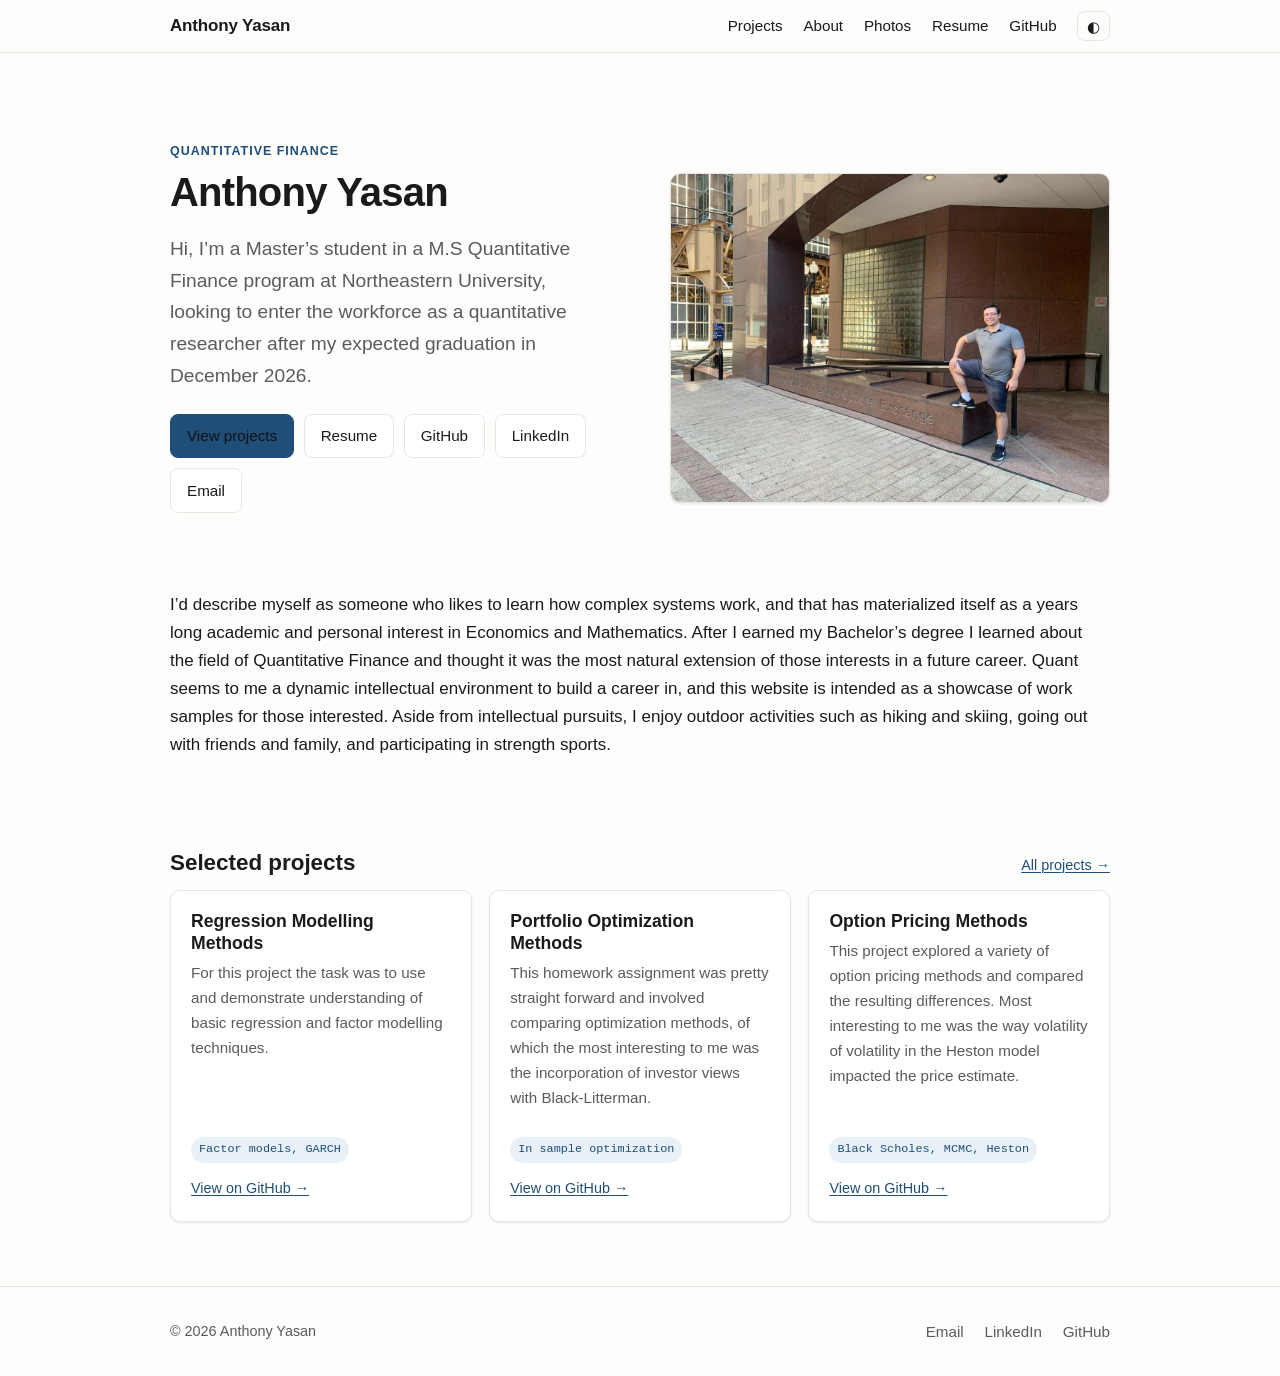
<file: index.html>
<!DOCTYPE html>
<html lang="en">
<head>
  <meta charset="utf-8">
  <meta name="viewport" content="width=device-width, initial-scale=1">
  <title>Anthony Yasan — Quantitative Finance</title>
  <meta name="description" content="Anthony Yasan — MS Quantitative Finance candidate at Northeastern.">
  <link rel="canonical" href="https://anthonyyasan.github.io/">
  <meta property="og:title" content="Anthony Yasan — Quantitative Finance">
  <meta property="og:description" content="MS Quantitative Finance candidate at Northeastern.">
  <meta property="og:type" content="website">
  <meta property="og:url" content="https://anthonyyasan.github.io/">
  <meta property="og:image" content="https://anthonyyasan.github.io/assets/img/og-card.png">
  <meta name="twitter:card" content="summary_large_image">
  <link rel="icon" href="/assets/img/favicon.svg" type="image/svg+xml">
  <link rel="stylesheet" href="/css/style.css">
  <script>try{var t=localStorage.getItem('theme');if(t)document.documentElement.setAttribute('data-theme',t);}catch(e){}</script>
  <script src="/js/main.js" defer></script>
  <script type="application/ld+json">
  {
    "@context": "https://schema.org",
    "@type": "Person",
    "name": "Anthony Yasan",
    "url": "https://anthonyyasan.github.io/",
    "alumniOf": ["Northeastern University", "University of Massachusetts Amherst"],
    "sameAs": [
      "https://www.linkedin.com/in/anthony-yasan",
      "https://github.com/AnthonyYasan"
    ]
  }
  </script>
</head>
<body>
  <!-- ===================== HEADER / NAV (structure — leave as-is) ===================== -->
  <header class="site-header">
    <nav class="nav" aria-label="Primary">
      <a class="nav__brand" href="/">Anthony Yasan</a>
      <span class="nav__spacer"></span>
      <button class="nav-toggle" aria-label="Toggle navigation" aria-expanded="false" aria-controls="nav-links">☰</button>
      <ul class="nav__links" id="nav-links">
        <li><a href="/projects.html">Projects</a></li>
        <li><a href="/about.html">About</a></li>
        <li><a href="/gallery.html">Photos</a></li>
        <li><a href="/resume.html">Resume</a></li>
        <li><a href="https://github.com/AnthonyYasan" target="_blank" rel="noopener">GitHub</a></li>
        <li><button class="theme-toggle" aria-label="Toggle light or dark theme" title="Toggle theme">◐</button></li>
      </ul>
    </nav>
  </header>

  <main class="container container--wide">
    <section class="hero hero--split">
      <div class="hero__text">
        <p class="eyebrow">Quantitative Finance</p>
        <h1>Anthony Yasan</h1>
        <p class="hero__lead">Hi, I’m a Master’s student in a M.S Quantitative Finance program at Northeastern University, looking to enter the workforce as a quantitative researcher after my expected graduation in December 2026.</p>
        <div class="btn-row">
          <a class="btn btn--primary" href="/projects.html">View projects</a>
          <a class="btn" href="/resume.html">Resume</a>
          <a class="btn" href="https://github.com/AnthonyYasan" target="_blank" rel="noopener">GitHub</a>
          <a class="btn" href="https://www.linkedin.com/in/anthony-yasan" target="_blank" rel="noopener">LinkedIn</a>
          <a class="btn" href="mailto:anthony.yasan@gmail.com">Email</a>
        </div>
      </div>
      <img class="hero-photo" src="/assets/img/home.jpg" alt="Anthony Yasan at the Chicago Board Options Exchange" width="1200" height="900">
    </section>

    <section>
      <!-- ✍️ SHORT BIO -->
      <p>I’d describe myself as someone who likes to learn how complex systems work, and that has materialized itself as a years long academic and personal interest in Economics and Mathematics. After I earned my Bachelor’s degree I learned about the field of Quantitative Finance and thought it was the most natural extension of those interests in a future career. Quant seems to me a dynamic intellectual environment to build a career in, and this website is intended as a showcase of work samples for those interested. Aside from intellectual pursuits, I enjoy outdoor activities such as hiking and skiing, going out with friends and family, and participating in strength sports.

      </p>
    </section>

    <section>
      <div class="section-head">
        <h2>Selected projects</h2>
        <a href="/projects.html">All projects &rarr;</a>
      </div>
      <div class="card-grid">

        <!-- PROJECT 1 -->
        <article class="card">
          <h3><a href="https://github.com/AnthonyYasan/asset-pricing-factor-models" target="_blank" rel="noopener"><span>Regression Modelling Methods</span></a></h3>
          <p class="card__result">For this project the task was to use and demonstrate understanding of basic regression and factor modelling techniques.</p>
          <ul class="tags"><li class="tag">Factor models, GARCH</li></ul>
          <div class="card__links"><a href="https://github.com/AnthonyYasan/asset-pricing-factor-models" target="_blank" rel="noopener">View on GitHub &rarr;</a></div>
        </article>

        <!-- PROJECT 2 -->
        <article class="card">
          <h3><a href="https://github.com/AnthonyYasan/portfolio-optimization" target="_blank" rel="noopener"><span>Portfolio Optimization Methods</span></a></h3>
          <p class="card__result">This homework assignment was pretty straight forward and involved comparing optimization methods, of which the most interesting to me was the incorporation of investor views with Black-Litterman.</p>
          <ul class="tags"><li class="tag">In sample optimization</li></ul>
          <div class="card__links"><a href="https://github.com/AnthonyYasan/portfolio-optimization" target="_blank" rel="noopener">View on GitHub &rarr;</a></div>
        </article>

        <!-- PROJECT 3 -->
        <article class="card">
          <h3><a href="https://github.com/AnthonyYasan/option-pricing-models" target="_blank" rel="noopener"><span>Option Pricing Methods</span></a></h3>
          <p class="card__result">This project explored a variety of option pricing methods and compared the resulting differences. Most interesting to me was the way volatility of volatility in the Heston model impacted the price estimate.</p>
          <ul class="tags"><li class="tag">Black Scholes, MCMC, Heston</li></ul>
          <div class="card__links"><a href="https://github.com/AnthonyYasan/option-pricing-models" target="_blank" rel="noopener">View on GitHub &rarr;</a></div>
        </article>

      </div>
    </section>
  </main>

  <!-- ===================== FOOTER (structure — edit contact links if needed) ===================== -->
  <footer class="site-footer">
    <div class="container container--wide footer-grid">
      <span>&copy; 2026 Anthony Yasan</span>
      <span class="nav__spacer"></span>
      <ul class="nav__links">
        <li><a href="mailto:anthony.yasan@gmail.com">Email</a></li>
        <li><a href="https://www.linkedin.com/in/anthony-yasan" target="_blank" rel="noopener">LinkedIn</a></li>
        <li><a href="https://github.com/AnthonyYasan" target="_blank" rel="noopener">GitHub</a></li>
      </ul>
    </div>
  </footer>
</body>
</html>
</file>
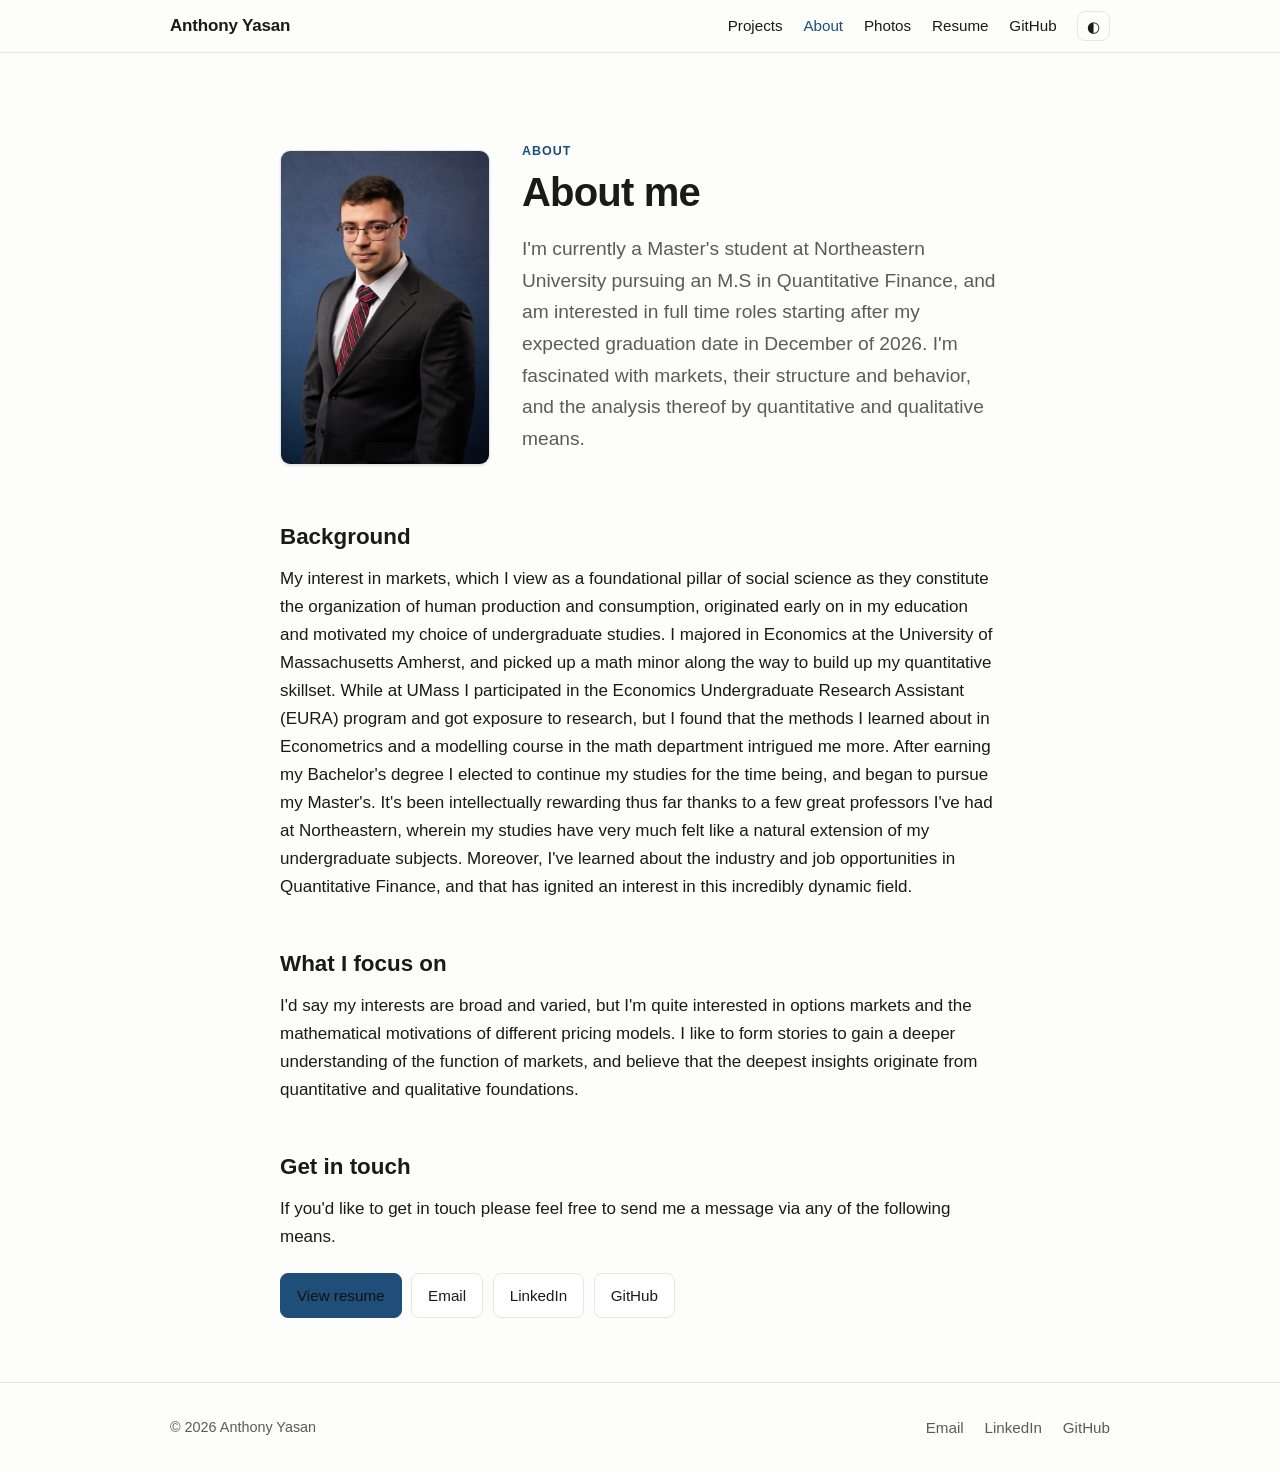
<file: about.html>
<!DOCTYPE html>
<html lang="en">
<head>
  <meta charset="utf-8">
  <meta name="viewport" content="width=device-width, initial-scale=1">
  <title>About — Anthony Yasan</title>
  <meta name="description" content="About Anthony Yasan — MS Quantitative Finance candidate at Northeastern.">
  <link rel="canonical" href="https://anthonyyasan.github.io/about.html">
  <link rel="icon" href="/assets/img/favicon.svg" type="image/svg+xml">
  <link rel="stylesheet" href="/css/style.css">
  <script>try{var t=localStorage.getItem('theme');if(t)document.documentElement.setAttribute('data-theme',t);}catch(e){}</script>
  <script src="/js/main.js" defer></script>
</head>
<body>
  <header class="site-header">
    <nav class="nav" aria-label="Primary">
      <a class="nav__brand" href="/">Anthony Yasan</a>
      <span class="nav__spacer"></span>
      <button class="nav-toggle" aria-label="Toggle navigation" aria-expanded="false" aria-controls="nav-links">☰</button>
      <ul class="nav__links" id="nav-links">
        <li><a href="/projects.html">Projects</a></li>
        <li><a href="/about.html">About</a></li>
        <li><a href="/gallery.html">Photos</a></li>
        <li><a href="/resume.html">Resume</a></li>
        <li><a href="https://github.com/AnthonyYasan" target="_blank" rel="noopener">GitHub</a></li>
        <li><button class="theme-toggle" aria-label="Toggle light or dark theme" title="Toggle theme">◐</button></li>
      </ul>
    </nav>
  </header>

  <main class="container">
    <section class="hero about-hero" style="padding-bottom:0;">
      <img class="headshot" src="/assets/img/headshot.jpg" alt="Anthony Yasan" width="598" height="900">
      <div class="about-hero__text">
        <p class="eyebrow">About</p>
        <h1>About me</h1>
        <p class="hero__lead" style="max-width:60ch;">I'm currently a Master's student at Northeastern University pursuing an M.S in Quantitative Finance, and am interested in full time roles starting after my expected graduation date in December of 2026. I'm fascinated with markets, their structure and behavior, and the analysis thereof by quantitative and qualitative means.</p>
      </div>
    </section>

    <section>
      <h2>Background</h2>
      <!-- ✍️ BACKGROUND -->
      <p>My interest in markets, which I view as a foundational pillar of social science as they constitute the organization of human production and consumption, originated early on in my education and motivated my choice of undergraduate studies. I majored in Economics at the University of Massachusetts Amherst, and picked up a math minor along the way to build up my quantitative skillset. While at UMass I participated in the Economics Undergraduate Research Assistant (EURA) program and got exposure to research, but I found that the methods I learned about in Econometrics and a modelling course in the math department intrigued me more. After earning my Bachelor's degree I elected to continue my studies for the time being, and began to pursue my Master's. It's been intellectually rewarding thus far thanks to a few great professors I've had at Northeastern, wherein my studies have very much felt like a natural extension of my undergraduate subjects. Moreover, I've learned about the industry and job opportunities in Quantitative Finance, and that has ignited an interest in this incredibly dynamic field.</p>
    </section>

    <section>
      <h2>What I focus on</h2>
      <!-- ✍️ FOCUS AREAS -->
      <p>I'd say my interests are broad and varied, but I'm quite interested in options markets and the mathematical motivations of different pricing models. I like to form stories to gain a deeper understanding of the function of markets, and believe that the deepest insights originate from quantitative and qualitative foundations. </p>
    </section>

    <section>
      <h2>Get in touch</h2>
      <!-- ✍️ optional one-liner; the links below are live -->
      <p>If you'd like to get in touch please feel free to send me a message via any of the following means.</p>
      <div class="btn-row">
        <a class="btn btn--primary" href="/resume.html">View resume</a>
        <a class="btn" href="mailto:anthony.yasan@gmail.com">Email</a>
        <a class="btn" href="https://www.linkedin.com/in/anthony-yasan" target="_blank" rel="noopener">LinkedIn</a>
        <a class="btn" href="https://github.com/AnthonyYasan" target="_blank" rel="noopener">GitHub</a>
      </div>
    </section>
  </main>

  <footer class="site-footer">
    <div class="container container--wide footer-grid">
      <span>&copy; 2026 Anthony Yasan</span>
      <span class="nav__spacer"></span>
      <ul class="nav__links">
        <li><a href="mailto:anthony.yasan@gmail.com">Email</a></li>
        <li><a href="https://www.linkedin.com/in/anthony-yasan" target="_blank" rel="noopener">LinkedIn</a></li>
        <li><a href="https://github.com/AnthonyYasan" target="_blank" rel="noopener">GitHub</a></li>
      </ul>
    </div>
  </footer>
</body>
</html>
</file>
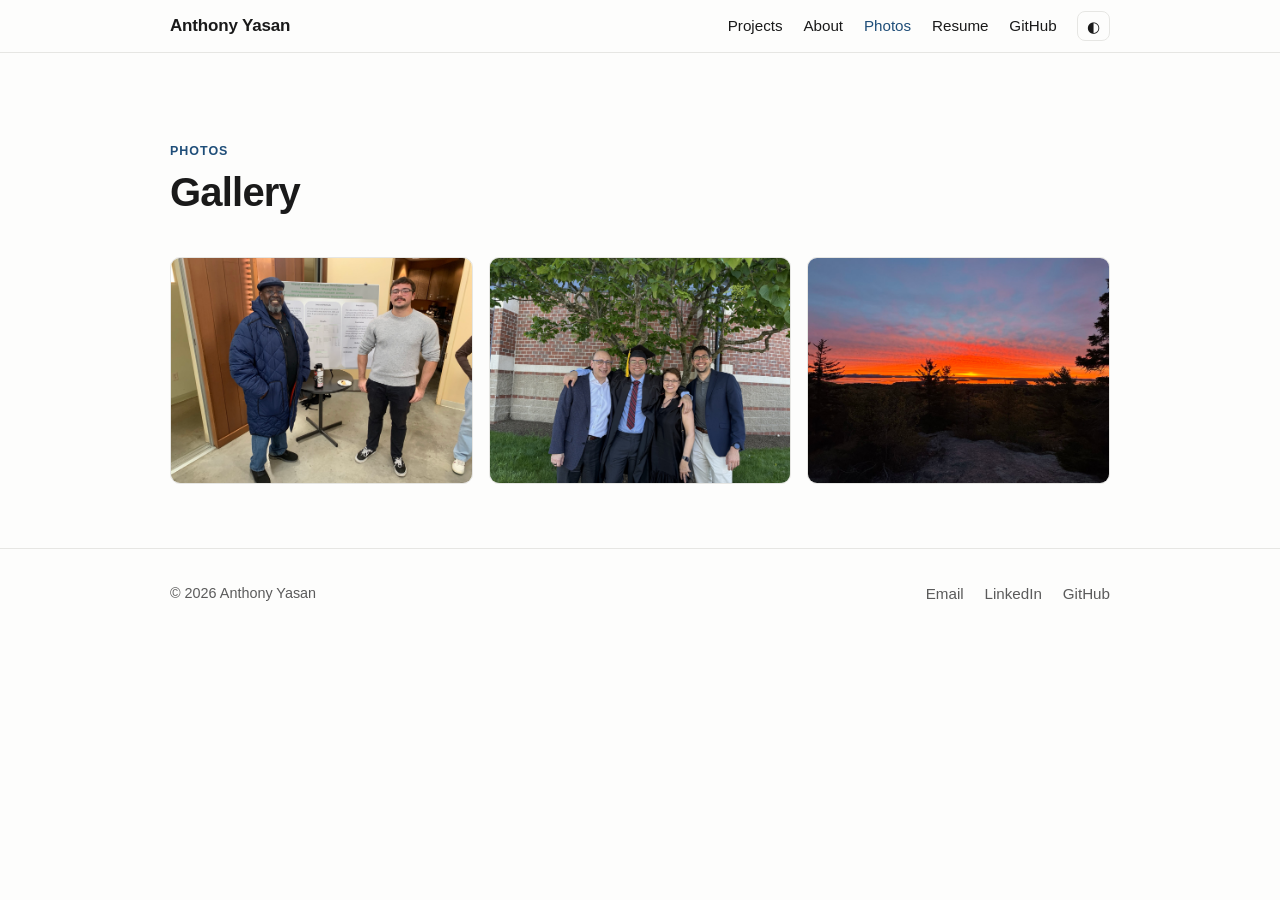
<file: gallery.html>
<!DOCTYPE html>
<html lang="en">
<head>
  <meta charset="utf-8">
  <meta name="viewport" content="width=device-width, initial-scale=1">
  <title>Photos — Anthony Yasan</title>
  <meta name="description" content="A few photos — Anthony Yasan.">
  <link rel="canonical" href="https://anthonyyasan.github.io/gallery.html">
  <link rel="icon" href="/assets/img/favicon.svg" type="image/svg+xml">
  <link rel="stylesheet" href="/css/style.css">
  <script>try{var t=localStorage.getItem('theme');if(t)document.documentElement.setAttribute('data-theme',t);}catch(e){}</script>
  <script src="/js/main.js" defer></script>
</head>
<body>
  <header class="site-header">
    <nav class="nav" aria-label="Primary">
      <a class="nav__brand" href="/">Anthony Yasan</a>
      <span class="nav__spacer"></span>
      <button class="nav-toggle" aria-label="Toggle navigation" aria-expanded="false" aria-controls="nav-links">☰</button>
      <ul class="nav__links" id="nav-links">
        <li><a href="/projects.html">Projects</a></li>
        <li><a href="/about.html">About</a></li>
        <li><a href="/gallery.html">Photos</a></li>
        <li><a href="/resume.html">Resume</a></li>
        <li><a href="https://github.com/AnthonyYasan" target="_blank" rel="noopener">GitHub</a></li>
        <li><button class="theme-toggle" aria-label="Toggle light or dark theme" title="Toggle theme">◐</button></li>
      </ul>
    </nav>
  </header>

  <main class="container container--wide">
    <section class="hero" style="padding-bottom:0;">
      <p class="eyebrow">Photos</p>
      <h1>Gallery</h1>
    </section>

    <section>
      <div class="gallery">
        <a href="/assets/img/gallery-1.jpg" target="_blank" rel="noopener"><img src="/assets/img/gallery-1.jpg" alt="Presenting undergraduate research at UMass Amherst" width="1400" height="1050" loading="lazy"></a>
        <a href="/assets/img/gallery-3.jpg" target="_blank" rel="noopener"><img src="/assets/img/gallery-3.jpg" alt="Graduation, with family" width="1400" height="1050" loading="lazy"></a>
        <a href="/assets/img/gallery-2.jpg" target="_blank" rel="noopener"><img src="/assets/img/gallery-2.jpg" alt="Sunset over the water" width="1400" height="1050" loading="lazy"></a>
      </div>
    </section>
  </main>

  <footer class="site-footer">
    <div class="container container--wide footer-grid">
      <span>&copy; 2026 Anthony Yasan</span>
      <span class="nav__spacer"></span>
      <ul class="nav__links">
        <li><a href="mailto:anthony.yasan@gmail.com">Email</a></li>
        <li><a href="https://www.linkedin.com/in/anthony-yasan" target="_blank" rel="noopener">LinkedIn</a></li>
        <li><a href="https://github.com/AnthonyYasan" target="_blank" rel="noopener">GitHub</a></li>
      </ul>
    </div>
  </footer>
</body>
</html>
</file>
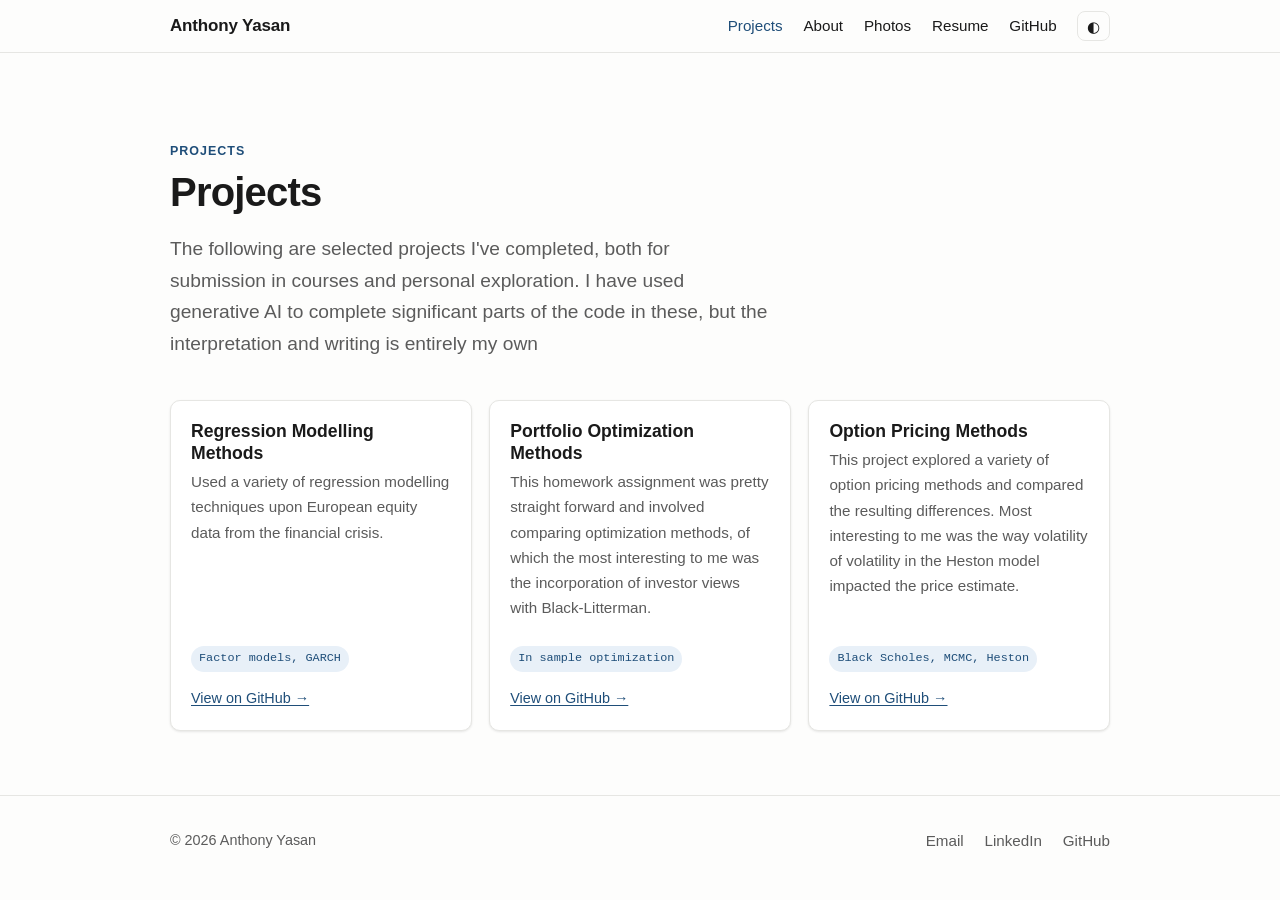
<file: projects.html>
<!DOCTYPE html>
<html lang="en">
<head>
  <meta charset="utf-8">
  <meta name="viewport" content="width=device-width, initial-scale=1">
  <title>Projects — Anthony Yasan</title>
  <meta name="description" content="Quantitative finance projects by Anthony Yasan.">
  <link rel="canonical" href="https://anthonyyasan.github.io/projects.html">
  <meta property="og:title" content="Projects — Anthony Yasan">
  <meta property="og:type" content="website">
  <meta property="og:image" content="https://anthonyyasan.github.io/assets/img/og-card.png">
  <link rel="icon" href="/assets/img/favicon.svg" type="image/svg+xml">
  <link rel="stylesheet" href="/css/style.css">
  <script>try{var t=localStorage.getItem('theme');if(t)document.documentElement.setAttribute('data-theme',t);}catch(e){}</script>
  <script src="/js/main.js" defer></script>
</head>
<body>
  <header class="site-header">
    <nav class="nav" aria-label="Primary">
      <a class="nav__brand" href="/">Anthony Yasan</a>
      <span class="nav__spacer"></span>
      <button class="nav-toggle" aria-label="Toggle navigation" aria-expanded="false" aria-controls="nav-links">☰</button>
      <ul class="nav__links" id="nav-links">
        <li><a href="/projects.html">Projects</a></li>
        <li><a href="/about.html">About</a></li>
        <li><a href="/gallery.html">Photos</a></li>
        <li><a href="/resume.html">Resume</a></li>
        <li><a href="https://github.com/AnthonyYasan" target="_blank" rel="noopener">GitHub</a></li>
        <li><button class="theme-toggle" aria-label="Toggle light or dark theme" title="Toggle theme">◐</button></li>
      </ul>
    </nav>
  </header>

  <main class="container container--wide">
    <section class="hero" style="padding-bottom:0;">
      <p class="eyebrow">Projects</p>
      <h1>Projects</h1>
      <!-- ✍️ PROJECTS INTRO -->
      <p class="hero__lead" style="max-width:56ch;">The following are selected projects I've completed, both for submission in courses and personal exploration. I have used generative AI to complete significant parts of the code in these, but the interpretation and writing is entirely my own</p>
    </section>

    <section>
      <div class="card-grid">

        <!-- PROJECT 1 -->
        <article class="card">
          <h3><a href="https://github.com/AnthonyYasan/asset-pricing-factor-models" target="_blank" rel="noopener"><span>Regression Modelling Methods</span></a></h3>
          <p class="card__result">Used a variety of regression modelling techniques upon European equity data from the financial crisis.</p>
          <ul class="tags"><li class="tag">Factor models, GARCH</li></ul>
          <div class="card__links"><a href="https://github.com/AnthonyYasan/asset-pricing-factor-models" target="_blank" rel="noopener">View on GitHub &rarr;</a></div>
        </article>

        <!-- PROJECT 2 -->
        <article class="card">
          <h3><a href="https://github.com/AnthonyYasan/portfolio-optimization" target="_blank" rel="noopener"><span>Portfolio Optimization Methods</span></a></h3>
          <p class="card__result"> This homework assignment was pretty straight forward and involved comparing optimization methods, of which the most interesting to me was the incorporation of investor views with Black-Litterman.</p>
          <ul class="tags"><li class="tag">In sample optimization</li></ul>
          <div class="card__links"><a href="https://github.com/AnthonyYasan/portfolio-optimization" target="_blank" rel="noopener">View on GitHub &rarr;</a></div>
        </article>

        <!-- PROJECT 3 -->
        <article class="card">
          <h3><a href="https://github.com/AnthonyYasan/option-pricing-models" target="_blank" rel="noopener"><span> Option Pricing Methods</span></a></h3>
          <p class="card__result"> This project explored a variety of option pricing methods and compared the resulting differences. Most interesting to me was the way volatility of volatility in the Heston model impacted the price estimate.</p>
          <ul class="tags"><li class="tag">Black Scholes, MCMC, Heston</li></ul>
          <div class="card__links"><a href="https://github.com/AnthonyYasan/option-pricing-models" target="_blank" rel="noopener">View on GitHub &rarr;</a></div>
        </article>

      </div>
    </section>
  </main>

  <footer class="site-footer">
    <div class="container container--wide footer-grid">
      <span>&copy; 2026 Anthony Yasan</span>
      <span class="nav__spacer"></span>
      <ul class="nav__links">
        <li><a href="mailto:anthony.yasan@gmail.com">Email</a></li>
        <li><a href="https://www.linkedin.com/in/anthony-yasan" target="_blank" rel="noopener">LinkedIn</a></li>
        <li><a href="https://github.com/AnthonyYasan" target="_blank" rel="noopener">GitHub</a></li>
      </ul>
    </div>
  </footer>
</body>
</html>
</file>
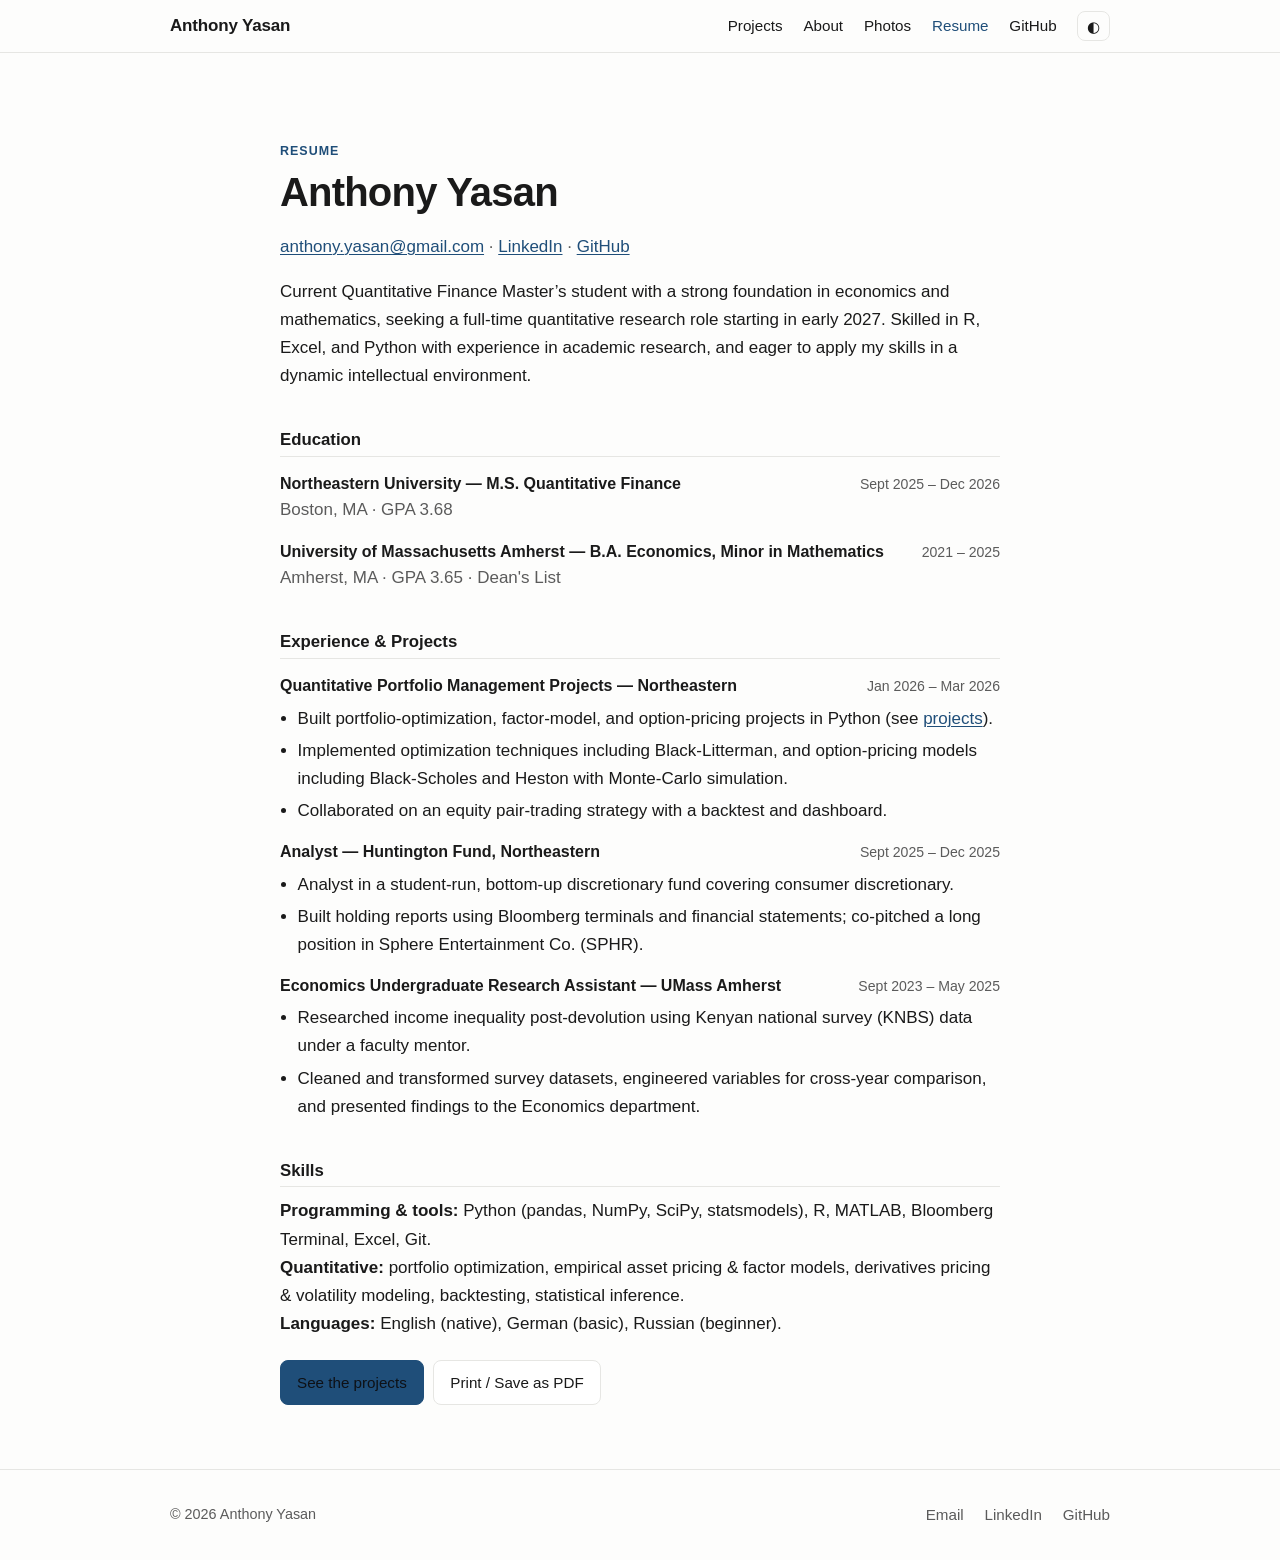
<file: resume.html>
<!DOCTYPE html>
<html lang="en">
<head>
  <meta charset="utf-8">
  <meta name="viewport" content="width=device-width, initial-scale=1">
  <title>Resume — Anthony Yasan</title>
  <meta name="description" content="Resume of Anthony Yasan — MS Quantitative Finance, Northeastern University.">
  <link rel="canonical" href="https://anthonyyasan.github.io/resume.html">
  <link rel="icon" href="/assets/img/favicon.svg" type="image/svg+xml">
  <link rel="stylesheet" href="/css/style.css">
  <script>try{var t=localStorage.getItem('theme');if(t)document.documentElement.setAttribute('data-theme',t);}catch(e){}</script>
  <script src="/js/main.js" defer></script>
  <style>
    .resume h2 { font-size: 1.05rem; border-bottom: 1px solid var(--border); padding-bottom: .3rem; margin-top: 1.8rem; }
    .resume .role { display: flex; justify-content: space-between; gap: 1rem; flex-wrap: wrap; align-items: baseline; margin-top: 1rem; }
    .resume .role h3 { margin: 0; font-size: 1rem; }
    .resume .role .when { color: var(--muted); font-size: .88rem; white-space: nowrap; }
    .resume ul { margin: .4rem 0 0; padding-left: 1.1rem; }
    .resume li { margin: .25rem 0; }
  </style>
</head>
<body>
  <header class="site-header">
    <nav class="nav" aria-label="Primary">
      <a class="nav__brand" href="/">Anthony Yasan</a>
      <span class="nav__spacer"></span>
      <button class="nav-toggle" aria-label="Toggle navigation" aria-expanded="false" aria-controls="nav-links">☰</button>
      <ul class="nav__links" id="nav-links">
        <li><a href="/projects.html">Projects</a></li>
        <li><a href="/about.html">About</a></li>
        <li><a href="/gallery.html">Photos</a></li>
        <li><a href="/resume.html">Resume</a></li>
        <li><a href="https://github.com/AnthonyYasan" target="_blank" rel="noopener">GitHub</a></li>
        <li><button class="theme-toggle" aria-label="Toggle light or dark theme" title="Toggle theme">◐</button></li>
      </ul>
    </nav>
  </header>

  <main class="container resume">
    <section class="hero" style="padding-bottom:0;">
      <p class="eyebrow">Resume</p>
      <h1>Anthony Yasan</h1>
      <p class="muted">
        <a href="mailto:anthony.yasan@gmail.com">anthony.yasan@gmail.com</a> &middot;
        <a href="https://www.linkedin.com/in/anthony-yasan" target="_blank" rel="noopener">LinkedIn</a> &middot;
        <a href="https://github.com/AnthonyYasan" target="_blank" rel="noopener">GitHub</a>
      </p>
      <p>
        Current Quantitative Finance Master’s student with a strong foundation in economics and mathematics, seeking a full-time quantitative research role starting in early 2027. Skilled in R, Excel, and Python with experience in academic research, and eager to apply my skills in a dynamic intellectual environment.
      </p>
    </section>

    <section>
      <h2>Education</h2>
      <div class="role">
        <h3>Northeastern University — M.S. Quantitative Finance</h3>
        <span class="when">Sept 2025 – Dec 2026</span>
      </div>
      <p class="muted">Boston, MA &middot; GPA 3.68</p>
      <div class="role">
        <h3>University of Massachusetts Amherst — B.A. Economics, Minor in Mathematics</h3>
        <span class="when">2021 – 2025</span>
      </div>
      <p class="muted">Amherst, MA &middot; GPA 3.65 &middot; Dean's List</p>
    </section>

    <section>
      <h2>Experience &amp; Projects</h2>

      <div class="role">
        <h3>Quantitative Portfolio Management Projects — Northeastern</h3>
        <span class="when">Jan 2026 – Mar 2026</span>
      </div>
      <ul>
        <li>Built portfolio-optimization, factor-model, and option-pricing projects in Python
          (see <a href="/projects.html">projects</a>).</li>
        <li>Implemented optimization techniques including Black-Litterman, and option-pricing models
          including Black-Scholes and Heston with Monte-Carlo simulation.</li>
        <li>Collaborated on an equity pair-trading strategy with a backtest and dashboard.</li>
      </ul>

      <div class="role">
        <h3>Analyst — Huntington Fund, Northeastern</h3>
        <span class="when">Sept 2025 – Dec 2025</span>
      </div>
      <ul>
        <li>Analyst in a student-run, bottom-up discretionary fund covering consumer discretionary.</li>
        <li>Built holding reports using Bloomberg terminals and financial statements; co-pitched a
          long position in Sphere Entertainment Co. (SPHR).</li>
      </ul>

      <div class="role">
        <h3>Economics Undergraduate Research Assistant — UMass Amherst</h3>
        <span class="when">Sept 2023 – May 2025</span>
      </div>
      <ul>
        <li>Researched income inequality post-devolution using Kenyan national survey (KNBS) data
          under a faculty mentor.</li>
        <li>Cleaned and transformed survey datasets, engineered variables for cross-year comparison,
          and presented findings to the Economics department.</li>
      </ul>
    </section>

    <section>
      <h2>Skills</h2>
      <p>
        <strong>Programming &amp; tools:</strong> Python (pandas, NumPy, SciPy, statsmodels), R,
        MATLAB, Bloomberg Terminal, Excel, Git.<br>
        <strong>Quantitative:</strong> portfolio optimization, empirical asset pricing &amp; factor
        models, derivatives pricing &amp; volatility modeling, backtesting, statistical inference.<br>
        <strong>Languages:</strong> English (native), German (basic), Russian (beginner).
      </p>
      <div class="btn-row">
        <a class="btn btn--primary" href="/projects.html">See the projects</a>
        <a class="btn" href="javascript:window.print()">Print / Save as PDF</a>
      </div>
    </section>
  </main>

  <footer class="site-footer">
    <div class="container container--wide footer-grid">
      <span>&copy; 2026 Anthony Yasan</span>
      <span class="nav__spacer"></span>
      <ul class="nav__links">
        <li><a href="mailto:anthony.yasan@gmail.com">Email</a></li>
        <li><a href="https://www.linkedin.com/in/anthony-yasan" target="_blank" rel="noopener">LinkedIn</a></li>
        <li><a href="https://github.com/AnthonyYasan" target="_blank" rel="noopener">GitHub</a></li>
      </ul>
    </div>
  </footer>
</body>
</html>
</file>
<file: css/style.css>
/* ==========================================================================
   Anthony Yasan — portfolio site
   One stylesheet. Mobile-first. Design tokens in :root. Free dark mode.
   ========================================================================== */

/* ----- Design tokens ----------------------------------------------------- */
:root {
  /* color */
  --bg: #fdfdfc;
  --fg: #1a1a1a;
  --muted: #5b5b5b;
  --accent: #1f4e79;
  --accent-soft: #e8f0f8;
  --card: #ffffff;
  --border: #e6e6e3;
  --code-bg: #f4f4f2;

  /* type */
  --sans: -apple-system, BlinkMacSystemFont, "Segoe UI", Roboto, Helvetica, Arial, sans-serif;
  --mono: ui-monospace, SFMono-Regular, Menlo, Consolas, "Liberation Mono", monospace;

  /* scale */
  --max: 760px;
  --max-wide: 980px;
  --space: 1rem;
  --radius: 10px;
  --shadow: 0 1px 3px rgba(0, 0, 0, .06), 0 1px 2px rgba(0, 0, 0, .04);
}

@media (prefers-color-scheme: dark) {
  :root:not([data-theme="light"]) {
    --bg: #15171a;
    --fg: #e9e9e7;
    --muted: #a3a3a0;
    --accent: #7fb3e8;
    --accent-soft: #1d2733;
    --card: #1d2024;
    --border: #2c3036;
    --code-bg: #1b1e22;
    --shadow: 0 1px 3px rgba(0, 0, 0, .4);
  }
}
/* manual override (set by js/main.js on <html data-theme="...">) */
[data-theme="dark"] {
  --bg: #15171a; --fg: #e9e9e7; --muted: #a3a3a0; --accent: #7fb3e8;
  --accent-soft: #1d2733; --card: #1d2024; --border: #2c3036; --code-bg: #1b1e22;
  --shadow: 0 1px 3px rgba(0, 0, 0, .4);
}
[data-theme="light"] {
  --bg: #fdfdfc; --fg: #1a1a1a; --muted: #5b5b5b; --accent: #1f4e79;
  --accent-soft: #e8f0f8; --card: #ffffff; --border: #e6e6e3; --code-bg: #f4f4f2;
}

/* ----- Base -------------------------------------------------------------- */
*, *::before, *::after { box-sizing: border-box; }

html { -webkit-text-size-adjust: 100%; scroll-behavior: smooth; }
@media (prefers-reduced-motion: reduce) {
  html { scroll-behavior: auto; }
  * { transition: none !important; animation: none !important; }
}

body {
  margin: 0;
  font-family: var(--sans);
  font-size: 1.0625rem;
  line-height: 1.65;
  color: var(--fg);
  background: var(--bg);
  -webkit-font-smoothing: antialiased;
}

h1, h2, h3 { line-height: 1.25; font-weight: 700; }
h1 { font-size: clamp(1.9rem, 4vw, 2.5rem); margin: 0 0 .4em; letter-spacing: -.02em; }
h2 { font-size: 1.4rem; margin: 2.2em 0 .6em; }
h3 { font-size: 1.1rem; margin: 1.6em 0 .4em; }
p { margin: 0 0 1em; }

a { color: var(--accent); text-decoration-thickness: 1px; text-underline-offset: 2px; }
a:hover { text-decoration: none; }

:focus-visible { outline: 2.5px solid var(--accent); outline-offset: 2px; border-radius: 3px; }

img { max-width: 100%; height: auto; display: block; }

code, pre { font-family: var(--mono); font-size: .9em; }
code { background: var(--code-bg); padding: .12em .4em; border-radius: 4px; }
pre {
  background: var(--code-bg); padding: 1rem; border-radius: var(--radius);
  overflow-x: auto; border: 1px solid var(--border); line-height: 1.5;
}
pre code { background: none; padding: 0; }

.container { width: 100%; max-width: var(--max); margin-inline: auto; padding-inline: 1.25rem; }
.container--wide { max-width: var(--max-wide); }
.muted { color: var(--muted); }
.eyebrow {
  text-transform: uppercase; letter-spacing: .08em; font-size: .78rem;
  font-weight: 600; color: var(--accent); margin: 0 0 .4em;
}

/* ----- Header / nav ------------------------------------------------------ */
.site-header {
  position: sticky; top: 0; z-index: 20;
  background: color-mix(in srgb, var(--bg) 88%, transparent);
  backdrop-filter: saturate(180%) blur(8px);
  border-bottom: 1px solid var(--border);
}
.nav {
  max-width: var(--max-wide); margin-inline: auto; padding: .7rem 1.25rem;
  display: flex; align-items: center; gap: 1rem;
}
.nav__brand { font-weight: 700; color: var(--fg); text-decoration: none; letter-spacing: -.01em; }
.nav__brand:hover { color: var(--accent); }
.nav__spacer { flex: 1; }
.nav__links { display: flex; align-items: center; gap: 1.3rem; list-style: none; margin: 0; padding: 0; }
.nav__links a { color: var(--fg); text-decoration: none; font-size: .95rem; }
.nav__links a:hover, .nav__links a[aria-current="page"] { color: var(--accent); }
.nav-toggle, .theme-toggle {
  background: none; border: 1px solid var(--border); border-radius: 8px;
  color: var(--fg); cursor: pointer; padding: .4rem .55rem; font-size: 1rem; line-height: 1;
}
.theme-toggle { font-size: .95rem; }
.nav-toggle { display: none; }

@media (max-width: 640px) {
  .nav-toggle { display: inline-flex; }
  .nav__links {
    display: none; position: absolute; top: 100%; left: 0; right: 0;
    flex-direction: column; align-items: flex-start; gap: 0;
    background: var(--bg); border-bottom: 1px solid var(--border); padding: .5rem 1.25rem 1rem;
  }
  body.nav-open .nav__links { display: flex; }
  .nav__links li { width: 100%; padding: .5rem 0; border-top: 1px solid var(--border); }
}

/* ----- Buttons ----------------------------------------------------------- */
.btn-row { display: flex; flex-wrap: wrap; gap: .6rem; margin: 1.4rem 0; }
.btn {
  display: inline-flex; align-items: center; gap: .4rem;
  padding: .55rem 1rem; border-radius: 8px; font-size: .95rem; font-weight: 500;
  text-decoration: none; border: 1px solid var(--border); color: var(--fg);
  background: var(--card); transition: border-color .15s, transform .05s;
}
.btn:hover { border-color: var(--accent); }
.btn:active { transform: translateY(1px); }
.btn--primary { background: var(--accent); color: #fff; border-color: var(--accent); }
[data-theme="dark"] .btn--primary, :root:not([data-theme="light"]) .btn--primary { color: #0e1116; }
.btn--primary:hover { filter: brightness(1.05); }

/* ----- Hero -------------------------------------------------------------- */
.hero { padding: 3rem 0 1rem; }
.hero__lead { font-size: 1.2rem; color: var(--muted); max-width: 38ch; }
.hero h1 .accent { color: var(--accent); }

/* ----- Sections ---------------------------------------------------------- */
section { margin: 2.5rem 0; }
.section-head { display: flex; align-items: baseline; justify-content: space-between; gap: 1rem; }
.section-head a { font-size: .9rem; white-space: nowrap; }

/* ----- Project cards ----------------------------------------------------- */
.card-grid {
  display: grid; gap: 1.1rem;
  grid-template-columns: repeat(auto-fit, minmax(280px, 1fr));
}
.card {
  display: flex; flex-direction: column;
  background: var(--card); border: 1px solid var(--border); border-radius: var(--radius);
  padding: 1.25rem; box-shadow: var(--shadow); transition: border-color .15s, transform .12s;
}
.card:hover { border-color: var(--accent); transform: translateY(-2px); }
.card h3 { margin: 0 0 .3rem; }
.card h3 a { color: var(--fg); text-decoration: none; }
.card:hover h3 a { color: var(--accent); }
.card__result { color: var(--muted); font-size: .95rem; flex: 1; }
.card__links { display: flex; gap: 1rem; margin-top: .9rem; font-size: .9rem; }

.tags { display: flex; flex-wrap: wrap; gap: .4rem; margin: .7rem 0 0; padding: 0; list-style: none; }
.tag {
  font-family: var(--mono); font-size: .74rem; color: var(--accent);
  background: var(--accent-soft); padding: .2rem .5rem; border-radius: 999px;
}

/* status pill for in-progress case studies */
.pill {
  display: inline-block; font-size: .72rem; font-weight: 600; letter-spacing: .04em;
  text-transform: uppercase; color: var(--muted); border: 1px solid var(--border);
  border-radius: 999px; padding: .15rem .55rem; vertical-align: middle;
}

/* ----- Case study -------------------------------------------------------- */
.case-study header { margin-bottom: 1.5rem; }
.case-study .dek { font-size: 1.15rem; color: var(--muted); }
.meta { list-style: none; margin: 1rem 0 0; padding: 0;
  display: flex; flex-wrap: wrap; gap: .4rem 1.2rem; font-size: .9rem; color: var(--muted); }
.meta li { display: flex; align-items: center; gap: .35rem; }
.case-study section { margin: 1.8rem 0; }

figure { margin: 1.4rem 0; }
figure img { border: 1px solid var(--border); border-radius: var(--radius); width: 100%; }
figcaption { font-size: .85rem; color: var(--muted); margin-top: .5rem; text-align: center; }

.math {
  font-family: var(--mono); background: var(--code-bg); border: 1px solid var(--border);
  border-radius: var(--radius); padding: .8rem 1rem; overflow-x: auto; margin: 1.1rem 0;
}

.callout {
  border-left: 3px solid var(--accent); background: var(--accent-soft);
  padding: .9rem 1.1rem; border-radius: 0 var(--radius) var(--radius) 0; margin: 1.4rem 0;
}
.callout--note { font-size: .95rem; }

table.metrics { width: 100%; border-collapse: collapse; margin: 1.2rem 0; font-size: .92rem; }
table.metrics th, table.metrics td { padding: .5rem .6rem; border-bottom: 1px solid var(--border); text-align: right; }
table.metrics th:first-child, table.metrics td:first-child { text-align: left; }
table.metrics thead th { border-bottom: 2px solid var(--border); color: var(--muted); font-weight: 600; }
table.metrics tbody tr:hover { background: var(--accent-soft); }

.cs-prevnext { display: flex; justify-content: space-between; gap: 1rem;
  margin: 2.5rem 0 0; padding-top: 1.2rem; border-top: 1px solid var(--border); font-size: .92rem; }

/* ----- Footer ------------------------------------------------------------ */
.site-footer {
  border-top: 1px solid var(--border); margin-top: 4rem; padding: 2rem 0;
  color: var(--muted); font-size: .9rem;
}
.site-footer .nav__links a { color: var(--muted); }
.footer-grid { display: flex; flex-wrap: wrap; gap: .5rem 1.3rem; align-items: center; }
.footer-grid .nav__spacer { flex: 1; min-width: 1rem; }

/* ----- Editable placeholders (scaffold) ---------------------------------- */
/* These mark spots for you to fill in. Replace the text and delete the
   class="placeholder" so the styling goes away. Search the files for ✍️ . */
.placeholder {
  color: var(--muted); font-style: italic;
  background: var(--accent-soft); border: 1px dashed var(--border);
  border-radius: 6px; padding: .5rem .75rem; margin: .4rem 0;
}
.placeholder--inline { display: inline-block; padding: .05rem .4rem; margin: 0; }
.fig-slot {
  display: flex; align-items: center; justify-content: center; text-align: center;
  min-height: 150px; color: var(--muted); font-style: italic;
  background: var(--accent-soft); border: 1px dashed var(--border);
  border-radius: var(--radius); padding: 1rem; margin: 1.4rem 0;
}

/* ----- Photos ------------------------------------------------------------ */
.hero--split { display: flex; gap: 2.5rem; align-items: center; }
.hero--split .hero__text { flex: 1 1 auto; min-width: 0; }
.hero-photo {
  flex: 0 0 42%; max-width: 440px; width: 100%; height: auto;
  border-radius: var(--radius); border: 1px solid var(--border); box-shadow: var(--shadow);
}
.about-hero { display: flex; gap: 2rem; align-items: center; }
.about-hero__text { flex: 1 1 320px; min-width: 0; }
.headshot {
  flex: 0 0 auto; width: 210px; height: auto; border-radius: var(--radius);
  border: 1px solid var(--border); box-shadow: var(--shadow);
}
@media (max-width: 640px) {
  .hero--split { flex-direction: column; }
  .hero-photo { max-width: 100%; flex-basis: auto; }
  .about-hero { flex-direction: column; align-items: flex-start; }
  .headshot { width: 160px; }
}

/* ----- Gallery ----------------------------------------------------------- */
.gallery { display: grid; grid-template-columns: repeat(auto-fill, minmax(280px, 1fr)); gap: 1rem; }
.gallery a { display: block; border-radius: var(--radius); overflow: hidden; border: 1px solid var(--border); }
.gallery img { width: 100%; aspect-ratio: 4 / 3; object-fit: cover; display: block; transition: transform .2s; }
.gallery a:hover img { transform: scale(1.03); }

/* ----- Print ------------------------------------------------------------- */
@media print {
  .site-header, .site-footer, .cs-prevnext, .btn-row { display: none; }
  body { font-size: 11pt; color: #000; background: #fff; }
  a { color: #000; text-decoration: underline; }
}
</file>
